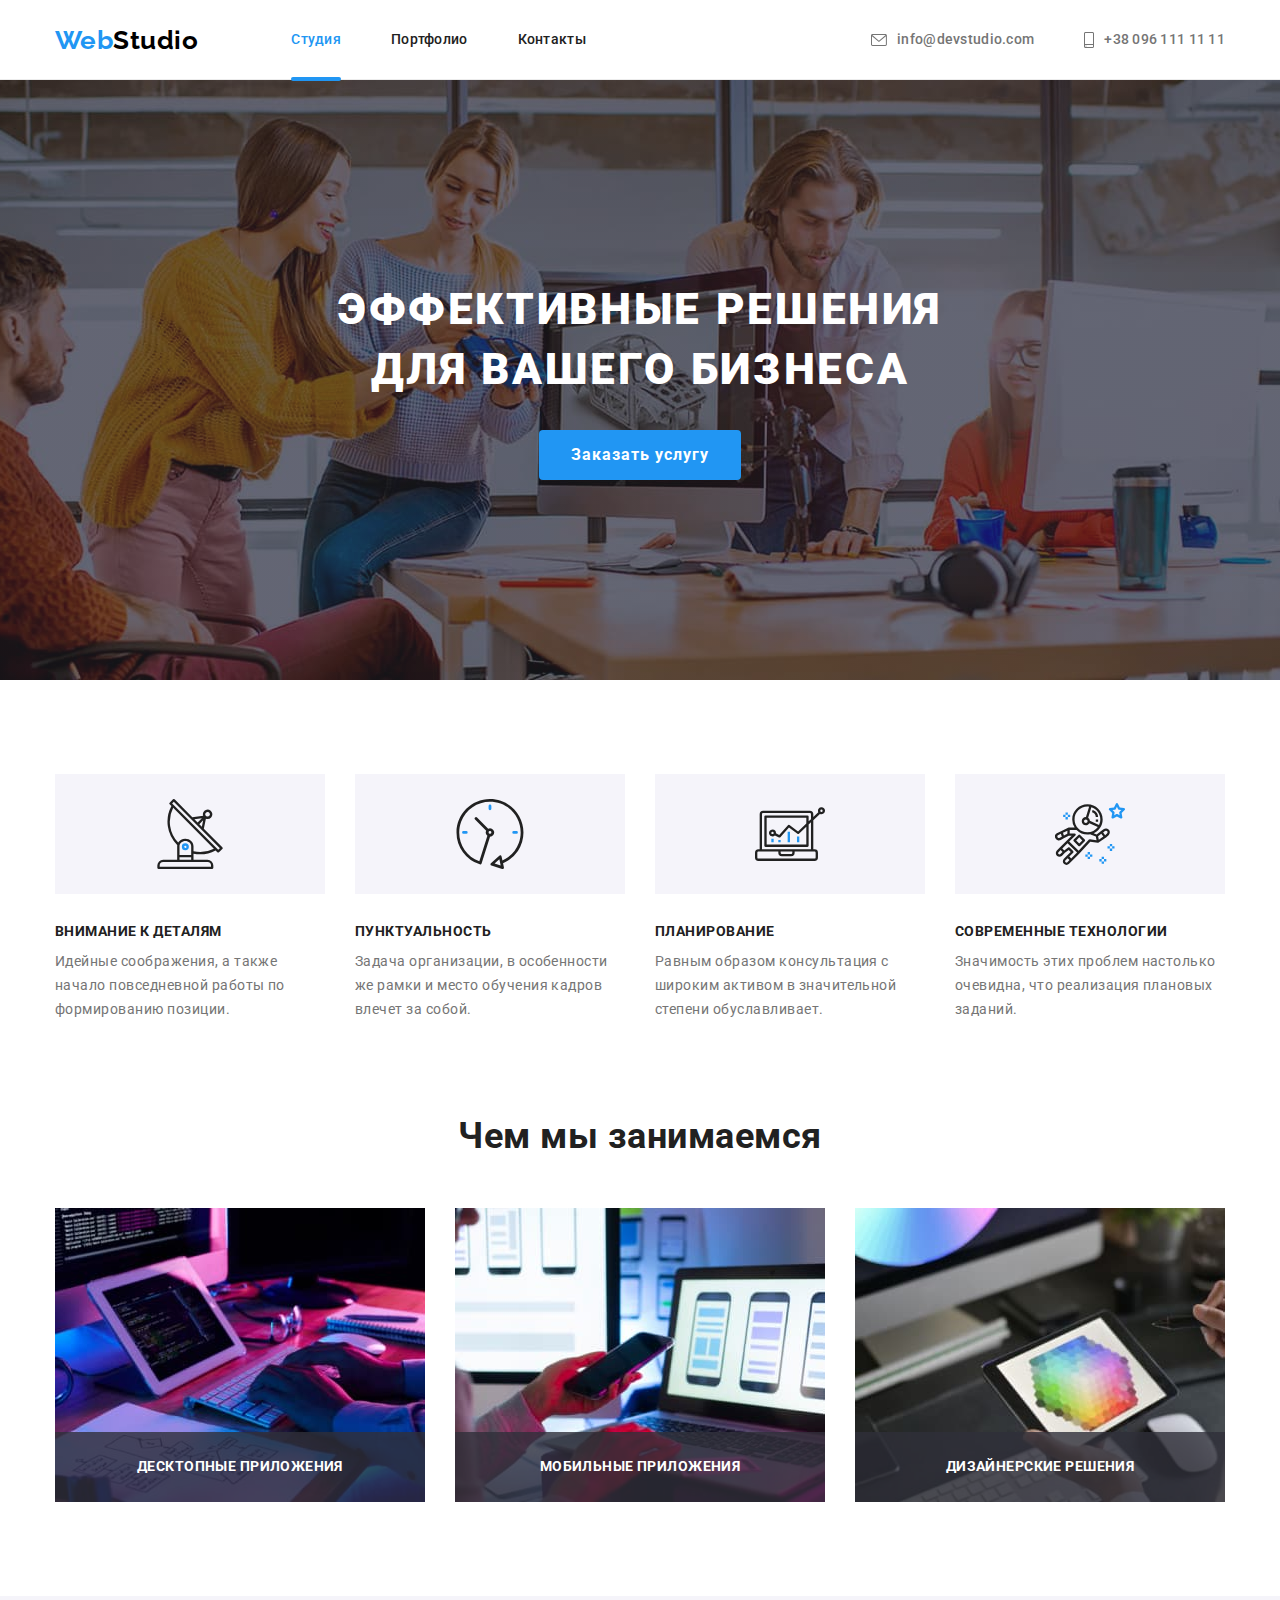
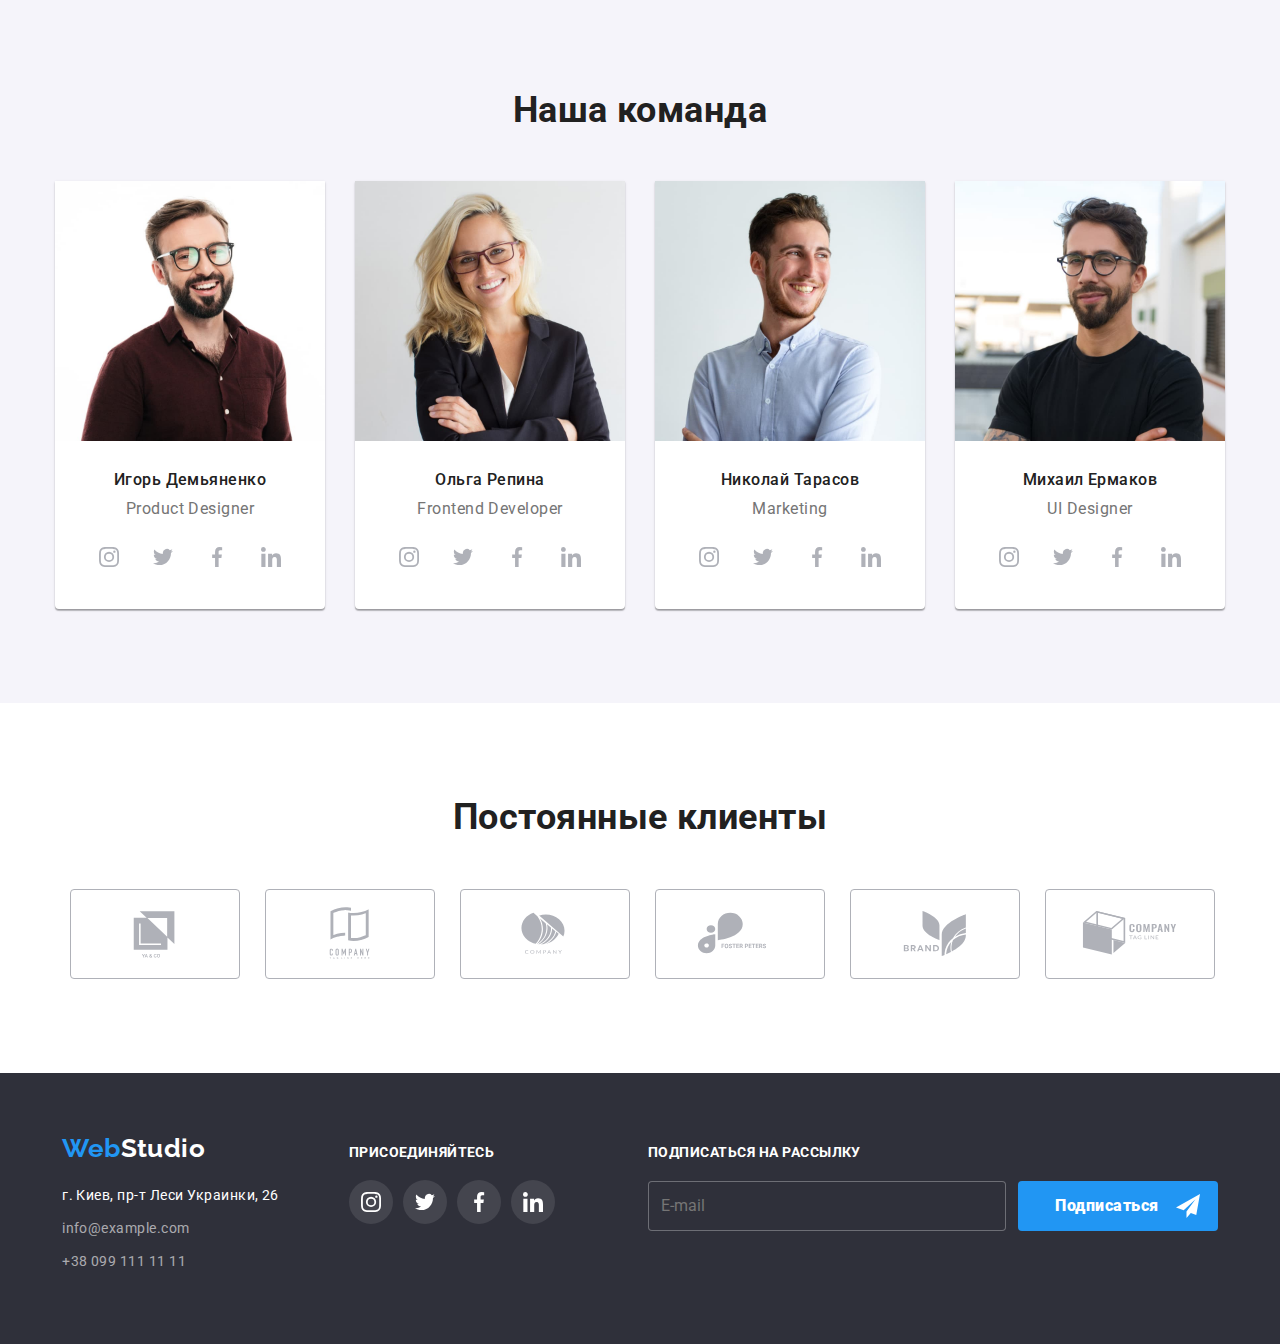
<file: index.html>
<!DOCTYPE html>
<html lang="ru">
<head>
    <meta charset="UTF-8">
    <meta http-equiv="X-UA-Compatible" content="IE=edge">
    <meta name="viewport" content="width=device-width, initial-scale=1.0">
    <title>WebStudio</title>
    <link href="https://fonts.googleapis.com/css2?family=Oleo+Script&family=Raleway:wght@700&family=Roboto:wght@400;500;700;900&display=swap" rel="stylesheet">
    <link rel="stylesheet" href="https://cdnjs.cloudflare.com/ajax/libs/modern-normalize/1.1.0/modern-normalize.min.css">
    <link rel="stylesheet" href="./css/main.min.css" />
</head>
<body>
    <header class="page-header">
        <div class="container main-nav">
            <nav class="main-nav">
                <a href="" class="main-nav__logo"><span class="main-nav__accent">Web</span>Studio</a>
                <ul class="site-nav">
                    <li class="site-nav__item"><a href="" class="site-nav__link current">Студия</a></li>
                    <li class="site-nav__item"><a href="./portfolio.html" class="site-nav__link">Портфолио</a></li>
                    <li class="site-nav__item"><a href="" class="site-nav__link">Контакты</a></li>
                </ul>
            </nav>
                <ul class="contact-nav">
                    <li class="contact-nav__item">
                        <a href="mailto:info@devstudio.com" class="contact-nav__contact">
                            <svg class="contact-nav__icon" width="16" height="12">
                                <use href="./images/sprite.svg#envelope"></use>
                            </svg>
                            info@devstudio.com
                        </a>
                    </li>

                    <li class="contact-nav__item">
                        <a href="tel:+380961111111" class="contact-nav__contact">
                            <svg class="contact-nav__icon" width="10" height="16">
                                <use href="./images/sprite.svg#smartphone"></use>
                            </svg>
                            +38 096 111 11 11
                        </a>
                    </li>
                </ul>
                
                <button type="button" class="menu_open_btn" data-menu-open>
                    <svg class="menu_open_btn-icon">
                        <use href="./images/sprite.svg#icon-menu_mob"></use>
                    </svg>
                </button>  
            </div>
         
        
        <div class="mob-menu is-hidden" data-menu> 
            <div class="container">
                <div class="mob-menu-top">
                    <button type="button" class="menu_close_btn" data-menu-close>
                        <svg class="menu_close_btn-icon" height="18" width="18">
                            <use href="images/sprite.svg#close"></use>
                        </svg>
                    </button>
                    <ul class="mob-menu_list">
                        <li class="mob-menu__item"><a href="" class="mob-menu__link current">Студия</a></li>
                        <li class="mob-menu__item"><a href="./portfolio.html" class="mob-menu__link">Портфолио</a></li>
                        <li class="mob-menu__item"><a href="" class="mob-menu__link">Контакты</a></li>
                    </ul>
                </div>
                
                <div class="mob-menu-bottom">
                    <ul class="mob-contact">
                        <li class="mob-contact__item">
                            <a href="tel:+380961111111" class="mob-contact__tel">
                                +38 096 111 11 11
                            </a>
                        </li>
                        <li class="mob-contact__item">
                            <a href="mailto:info@devstudio.com" class="mob-contact__contact">
                                info@devstudio.com
                            </a>
                        </li>
                    </ul>

                    <ul class="mob-soc__list" >
                        <li class="mob-soc__item">
                            <a class="mob-soc__link" href="https://www.instagram.com">Instagram</a>
                        </li>

                        <li class="mob-soc__item">
                            <a class="mob-soc__link" href="https://twitter.com/">Twitter</a>
                        </li>

                        <li class="mob-soc__item">
                            <a class="mob-soc__link" href="https://www.facebook.com/">Facebook</a>
                        </li>

                        <li class="mob-soc__item">
                            <a class="mob-soc__link" href="https://www.linkedin.com/">LinkedIn</a>
                        </li>
                    </ul>
                </div> 
            </div>    
        </div>
    </header>
    <main>
        <div>
            <section class="hero">
                <h1 class="hero__title">Эффективные решения <br> для вашего бизнеса</h1>
                <button class="button hero__button" type="button" data-modal-open>Заказать услугу</button>
            </section>
        </div>

        <section class="section">
            <div class="container">
                <ul class="feature-list">
                    <li class="feature-list__item">
                        <div class="feature-list__icon">
                            <svg height="70" width="70">
                                <use href="images/sprite.svg#antenna"></use>
                            </svg>
                        </div>
                        <h3 class="feature-list__title">Внимание к деталям</h3>
                        <p class="feature-list__text">Идейные соображения, а также начало повседневной работы по формированию позиции.</p>
                    </li>
                    <li class="feature-list__item">
                        <div class="feature-list__icon">
                            <svg height="70" width="70">
                                <use href="images/sprite.svg#clock"></use>
                            </svg>
                        </div>
                        <h3 class="feature-list__title">Пунктуальность</h3>
                        <p class="feature-list__text">Задача организации, в особенности же рамки и место обучения кадров влечет за собой.</p>
                    </li>
                    <li class="feature-list__item">
                        <div class="feature-list__icon">
                            <svg height="70" width="70">
                                <use href="images/sprite.svg#diagram"></use>
                            </svg>
                        </div>
                        <h3 class="feature-list__title">Планирование</h3>
                        <p class="feature-list__text">Равным образом консультация с широким активом в значительной степени обуславливает.</p>
                    </li>
                    <li class="feature-list__item">
                        <div class="feature-list__icon">
                            <svg height="70" width="70">
                                <use href="images/sprite.svg#astronaut"></use>
                            </svg>
                        </div>
                        <h3 class="feature-list__title">Современные технологии</h3>
                        <p class="feature-list__text">Значимость этих проблем настолько очевидна, что реализация плановых заданий.</p>
                    </li>
                </ul>
            </div>
        </section>
        

        <section class="section work">
            <div class="container">
                <h2 class="section-title">Чем мы занимаемся</h2>
            <ul class="work-list">
                
                <li class="work-list__item">
                    <img src="./images/photo1.jpg" alt="компьютер" width="370">
                    <div class="work-list__cont"> 
                        <p class="work-list__text">Десктопные приложения </p> 
                    </div>
                </li>
                
                <li class="work-list__item">
                    <img src="./images/photo2.jpg" alt="смартфон" width="370">
                    <div class="work-list__cont"> 
                        <p class="work-list__text">Мобильные приложения </p> 
                    </div>
                </li>
                
                <li class="work-list__item">
                    <img src="./images/photo3.jpg" alt="планшет" width="370">
                    <div class="work-list__cont"> 
                        <p class="work-list__text">Дизайнерские решения </p> 
                    </div>
                </li>
            </ul>
            </div>
            
        </section>

        <section class="section team"> 
            <div class="container">
                <h2 class="section-title">Наша команда</h2>
                <ul class="team-list">             
                    <li class="team-list__item"> 
                        <picture>
                            <source
                              srcset="
                                ./images/photo4.jpg     1x,
                                ./images/photo4-2x.jpg 2x
                              "
                              media="(min-width: 1200px)"
                            />
                            <source
                              srcset="
                                ./images/photo4-tab.jpg    1x,
                                ./images/photo4-tab-2x.jpg 2x
                              "
                              media="(min-width: 768px)"
                            />
                            <source
                              srcset="
                                ./images/photo4-mob.jpg    1x,
                                ./images/photo4-mob-2x.jpg 2x
                              "
                              media="(min-width: 320px)"
                            />
                        <img 
                        src="./images/photo4.jpg" alt="Игорь Демьяненко" width="100%"> 
                        </picture>
                        <div class="team-content">
                            <h3 class="team-list__title">Игорь Демьяненко</h3>
                            <p class="team-list__text">Product Designer</p>
                            <ul class="social social-team">
                                <li class="social-team__item">
                                    <a href="https://www.instagram.com" class="social-team__link">
                                        <svg class="social-team__icon" height="20px" width="20px">
                                            <use href="./images/sprite.svg#instagram"></use>
                                        </svg>
                                    </a>
                                </li>

                                <li class="social-team__item">
                                    <a href="https://twitter.com/" class="social-team__link">
                                        <svg class="social-team__icon" height="20px" width="20px">
                                            <use href="./images/sprite.svg#twitter"></use>
                                        </svg>
                                    </a>
                                </li>

                                <li class="social-team__item">
                                    <a href="https://www.facebook.com/" class="social-team__link">
                                        <svg class="social-team__icon" height="20px" width="20px">
                                            <use href="./images/sprite.svg#facebook"></use>
                                        </svg>
                                    </a>
                                </li>

                                <li class="social-team__item">
                                    <a href="https://www.linkedin.com/" class="social-team__link">
                                        <svg class="social-team__icon" height="20px" width="20px">
                                            <use href="./images/sprite.svg#linkedin"></use>
                                        </svg>
                                    </a>
                                </li>
                            </ul>
                        </div>
                    </li>
                    <li class="team-list__item">
                        <picture>
                            <source
                              srcset="
                                ./images/photo5.jpg     1x,
                                ./images/photo5-2x.jpg 2x
                              "
                              media="(min-width: 1200px)"
                            />
                            <source
                              srcset="
                                ./images/photo5-tab.jpg    1x,
                                ./images/photo5-tab-2x.jpg 2x
                              "
                              media="(min-width: 768px)"
                            />
                            <source
                              srcset="
                                ./images/photo5-mob.jpg    1x,
                                ./images/photo5-mob-2x.jpg 2x
                              "
                              media="(min-width: 320px)"
                            />
                        <img 
                        src="./images/photo5.jpg" alt="Ольга Репина" width="100%">
                        </picture>
                        <div class="team-content"> 
                            <h3 class="team-list__title">Ольга Репина</h3> 
                            <p class="team-list__text">Frontend Developer</p> 
                            <ul class="social social-team">
                                <li class="social-team__item">
                                    <a href="https://www.instagram.com" class="social-team__link">
                                        <svg class="social-team__icon" height="20px" width="20px">
                                            <use href="./images/sprite.svg#instagram"></use>
                                        </svg>
                                    </a>
                                </li>

                                <li class="social-team__item">
                                    <a href="https://twitter.com/" class="social-team__link">
                                        <svg class="social-team__icon" height="20px" width="20px">
                                            <use href="./images/sprite.svg#twitter"></use>
                                        </svg>
                                    </a>
                                </li>

                                <li class="social-team__item">
                                    <a href="https://www.facebook.com/" class="social-team__link">
                                        <svg class="social-team__icon" height="20px" width="20px">
                                            <use href="./images/sprite.svg#facebook"></use>
                                        </svg>
                                    </a>
                                </li>

                                <li class="social-team__item">
                                    <a href="https://www.linkedin.com/" class="social-team__link">
                                        <svg class="social-team__icon" height="20px" width="20px">
                                            <use href="./images/sprite.svg#linkedin"></use>
                                        </svg>
                                    </a>
                                </li>
                            </ul>                       
                        </div>  
                        </li>
                    <li class="team-list__item">
                        <picture>
                            <source
                              srcset="
                                ./images/photo6.jpg     1x,
                                ./images/photo6-2x.jpg 2x
                              "
                              media="(min-width: 1200px)"
                            />
                            <source
                              srcset="
                                ./images/photo6-tab.jpg    1x,
                                ./images/photo6-tab-2x.jpg 2x
                              "
                              media="(min-width: 768px)"
                            />
                            <source
                              srcset="
                                ./images/photo6-mob.jpg    1x,
                                ./images/photo6-mob-2x.jpg 2x
                              "
                              media="(min-width: 320px)"
                            />
                        <img 
                        src="./images/photo6.jpg" alt="Николай Тарасов" width="100%">
                        </picture>
                        <div class="team-content">
                            <h3 class="team-list__title">Николай Тарасов</h3> 
                            <p class="team-list__text">Marketing</p>
                            <ul class="social social-team">
                                <li class="social-team__item">
                                    <a href="https://www.instagram.com" class="social-team__link">
                                        <svg class="social-team__icon" height="20px" width="20px">
                                            <use href="./images/sprite.svg#instagram"></use>
                                        </svg>
                                    </a>
                                </li>

                                <li class="social-team__item">
                                    <a href="https://twitter.com/" class="social-team__link">
                                        <svg class="social-team__icon" height="20px" width="20px">
                                            <use href="./images/sprite.svg#twitter"></use>
                                        </svg>
                                    </a>
                                </li>

                                <li class="social-team__item">
                                    <a href="https://www.facebook.com/" class="social-team__link">
                                        <svg class="social-team__icon" height="20px" width="20px">
                                            <use href="./images/sprite.svg#facebook"></use>
                                        </svg>
                                    </a>
                                </li>

                                <li class="social-team__item">
                                    <a href="https://www.linkedin.com/" class="social-team__link">
                                        <svg class="social-team__icon" height="20px" width="20px">
                                            <use href="./images/sprite.svg#linkedin"></use>
                                        </svg>
                                    </a>
                                </li>
                            </ul>
                        </div>  
                    </li>
                    <li class="team-list__item">
                        <picture>
                            <source
                              srcset="
                                ./images/photo7.jpg     1x,
                                ./images/photo7-2x.jpg 2x
                              "
                              media="(min-width: 1200px)"
                            />
                            <source
                              srcset="
                                ./images/photo7-tab.jpg    1x,
                                ./images/photo7-tab-2x.jpg 2x
                              "
                              media="(min-width: 768px)"
                            />
                            <source
                              srcset="
                                ./images/photo7-mob.jpg    1x,
                                ./images/photo7-mob-2x.jpg 2x
                              "
                              media="(min-width: 320px)"
                            />
                        <img 
                        src="./images/photo7.jpg" alt="Михаил Ермаков" width="100%">
                        </picture>
                        <div class="team-content">
                            <h3 class="team-list__title">Михаил Ермаков</h3> 
                            <p class="team-list__text">UI Designer</p>
                            <ul class="social social-team">
                                <li class="social-team__item">
                                    <a href="https://www.instagram.com" class="social-team__link">
                                        <svg class="social-team__icon" height="20px" width="20px">
                                            <use href="./images/sprite.svg#instagram"></use>
                                        </svg>
                                    </a>
                                </li>

                                <li class="social-team__item">
                                    <a href="https://twitter.com/" class="social-team__link">
                                        <svg class="social-team__icon" height="20px" width="20px">
                                            <use href="./images/sprite.svg#twitter"></use>
                                        </svg>
                                    </a>
                                </li>

                                <li class="social-team__item">
                                    <a href="https://www.facebook.com/" class="social-team__link">
                                        <svg class="social-team__icon" height="20px" width="20px">
                                            <use href="./images/sprite.svg#facebook"></use>
                                        </svg>
                                    </a>
                                </li>

                                <li class="social-team__item">
                                    <a href="https://www.linkedin.com/" class="social-team__link">
                                        <svg class="social-team__icon" height="20px" width="20px">
                                            <use href="./images/sprite.svg#linkedin"></use>
                                        </svg>
                                    </a>
                                </li>
                            </ul>
                        </div>
                    </li>
                </ul> 
            </div>
        </section>

        <section class="section client">
            <div class="container">
                <h2 class="section-title">Постоянные клиенты</h2>
                <ul class="client-list">
                    <li class="client-list__item">
                        <a href="" class="client-list__link">
                            <svg class="client-list__icon" height="60px" width="106px">
                                <use href="images/sprite.svg#Logo1"></use>
                            </svg>
                        </a>
                    </li>
                    <li class="client-list__item">
                        <a href="" class="client-list__link">
                            <svg class="client-list__icon" height="60px" width="106px">
                                <use href="images/sprite.svg#Logo2"></use>
                            </svg>
                        </a>
                    </li>
                    <li class="client-list__item">
                        <a href="" class="client-list__link">
                            <svg class="client-list__icon" height="60px" width="106px">
                                <use href="images/sprite.svg#Logo3"></use>
                            </svg>
                        </a>
                    </li>
                    <li class="client-list__item">
                        <a href="" class="client-list__link">
                            <svg class="client-list__icon" height="60px" width="106px">
                                <use href="images/sprite.svg#Logo4"></use>
                            </svg>
                        </a>
                    </li>
                    <li class="client-list__item">
                        <a href="" class="client-list__link">
                            <svg class="client-list__icon" height="60px" width="106px">
                                <use href="images/sprite.svg#Logo5"></use>
                            </svg>
                        </a>
                    </li>
                    <li class="client-list__item">
                        <a href="" class="client-list__link">
                            <svg class="client-list__icon" height="60px" width="106px">
                                <use href="images/sprite.svg#Logo6"></use>
                            </svg>
                        </a>
                    </li>
                </ul>
            </div>
        </section>
    </main>
    <footer class="footer">
        <div class="container footer-container">
                <div>
                    <a class="footer__logo" href=""><span class="footer__accent">Web</span>Studio</a>
                    <address>
                        <ul class="footer__contact-list">
                            <li class="footer__item"><a href="https://goo.gl/maps/sERGqYDvzHYtQd6Q8" target="_blank" class="footer__actual-address">г. Киев, пр-т Леси Украинки, 26</a></li>
                            <li class="footer__item"><a href="mailto:info@example.com" class="footer__contact">info@example.com</a></li>
                            <li class="footer__item"><a href="tel:+380991111111" class="footer__contact">+38 099 111 11 11</a></li>
                        </ul>
                    </address>
                </div>
                
                <div class="join">
                    <p class="join__text">присоединяйтесь</p>
                    <ul class="social">
                        <li class="join__item">
                            <a href="https://www.instagram.com" class="join__link">
                                <svg class="join__icon" height="20px" width="20px">
                                    <use href="./images/sprite.svg#instagram"></use>
                                </svg>
                            </a>
                        </li>

                        <li class="join__item">
                            <a href="https://twitter.com/" class="join__link">
                                <svg class="join__icon" height="20px" width="20px">
                                    <use href="./images/sprite.svg#twitter"></use>
                                </svg>
                            </a>
                        </li>

                        <li class="join__item">
                            <a href="https://www.facebook.com/" class="join__link">
                                <svg class="join__icon" height="20px" width="20px">
                                    <use href="./images/sprite.svg#facebook"></use>
                                </svg>
                            </a>
                        </li>

                        <li class="join__item">
                            <a href="https://www.linkedin.com/" class="join__link">
                                <svg class="join__icon" height="20px" width="20px">
                                    <use href="./images/sprite.svg#linkedin"></use>
                                </svg>
                            </a>
                        </li>
                    </ul>
                </div>

                <div class="subscription">
                    <p class="subscription__join-in">подписаться на рассылку</p>
                    <form class="subscription__form js-speaker-form">
                    <input class="subscription__mail" type="email" name="mail" id="mail" placeholder="E-mail" />
                    <button type="submit" class="subscription__button button">Подписаться
                        <svg class="subscription__icon" width="24" height="24">
                        <use href="./images/sprite.svg#icon-send"></use>
                        </svg>
                    </button>
                    </form>
                </div>
            </div>
        </div>
    </footer>

<!-- Modal -->

<div class="backdrop is-hidden" data-modal>
    <div class="modal">
        <button class="modal__close-button" data-modal-close>
            <svg class="modal__close-icon" height="18" width="18">
                <use href="images/sprite.svg#close"></use>
            </svg>
        </button>
        <form class="form js-speaker-form">
            <p class="modal__description">Оставьте свои данные, мы Вам перезвоним</p>
    
            <label class="modal__form-field">
                <span class="modal__form-label">Имя</span>
                <input type="name" class="modal__form-input" name="name" placeholder=" " />
                <svg class="modal__form-icon" width="18" height="18">
                <use href="./images/icons.svg#name"></use>
              </svg>
            </label>
    
            <label class="modal__form-field">
                <span class="modal__form-label">Телефон</span>
                <input type="tel" class="modal__form-input" name="tel" placeholder=" " />
                <svg class="modal__form-icon" width="18" height="18">
                <use href="./images/icons.svg#phone-form"></use>
              </svg>
            </label>
    
            <label class="modal__form-field">
                <span class="modal__form-label">Почта</span>
                <input type="email" class="modal__form-input" name="mail" id="mail" placeholder=" "/>
                <svg class="modal__form-icon" width="18" height="18">
                <use href="./images/icons.svg#mail-form"></use>
              </svg>
            </label>
    
            <label class="modal__form-field comment">
                <span class="modal__form-label">Комментарий</span>
                <textarea class="modal__form-comment" name="comment" rows="8" placeholder=" Введите текст "
              ></textarea>
              
            </label>
    
            <label class="modal__field-polisy check">
              <input
                class="modal__checkbox"
                type="checkbox"
                name="policy"
                value="accept policy"
              />
              <span class="modal__icon-checkbox"></span>
              <span class="modal__checkbox-policy"
                >Соглашаюсь с рассылкой и принимаю
                <a class="modal__checkbox-link" href="./index.html"
                  >Условия договора</a
                ></span>
            </label>
    
            <div class="modal__button-submit">
              <button type="submit" class="button">Отправить</button>
            </div>

    </div>
</div>


    <script src="./js/modal.js"></script>
    <script src="./js/menu.js"></script>
</body>
</html>
</file>
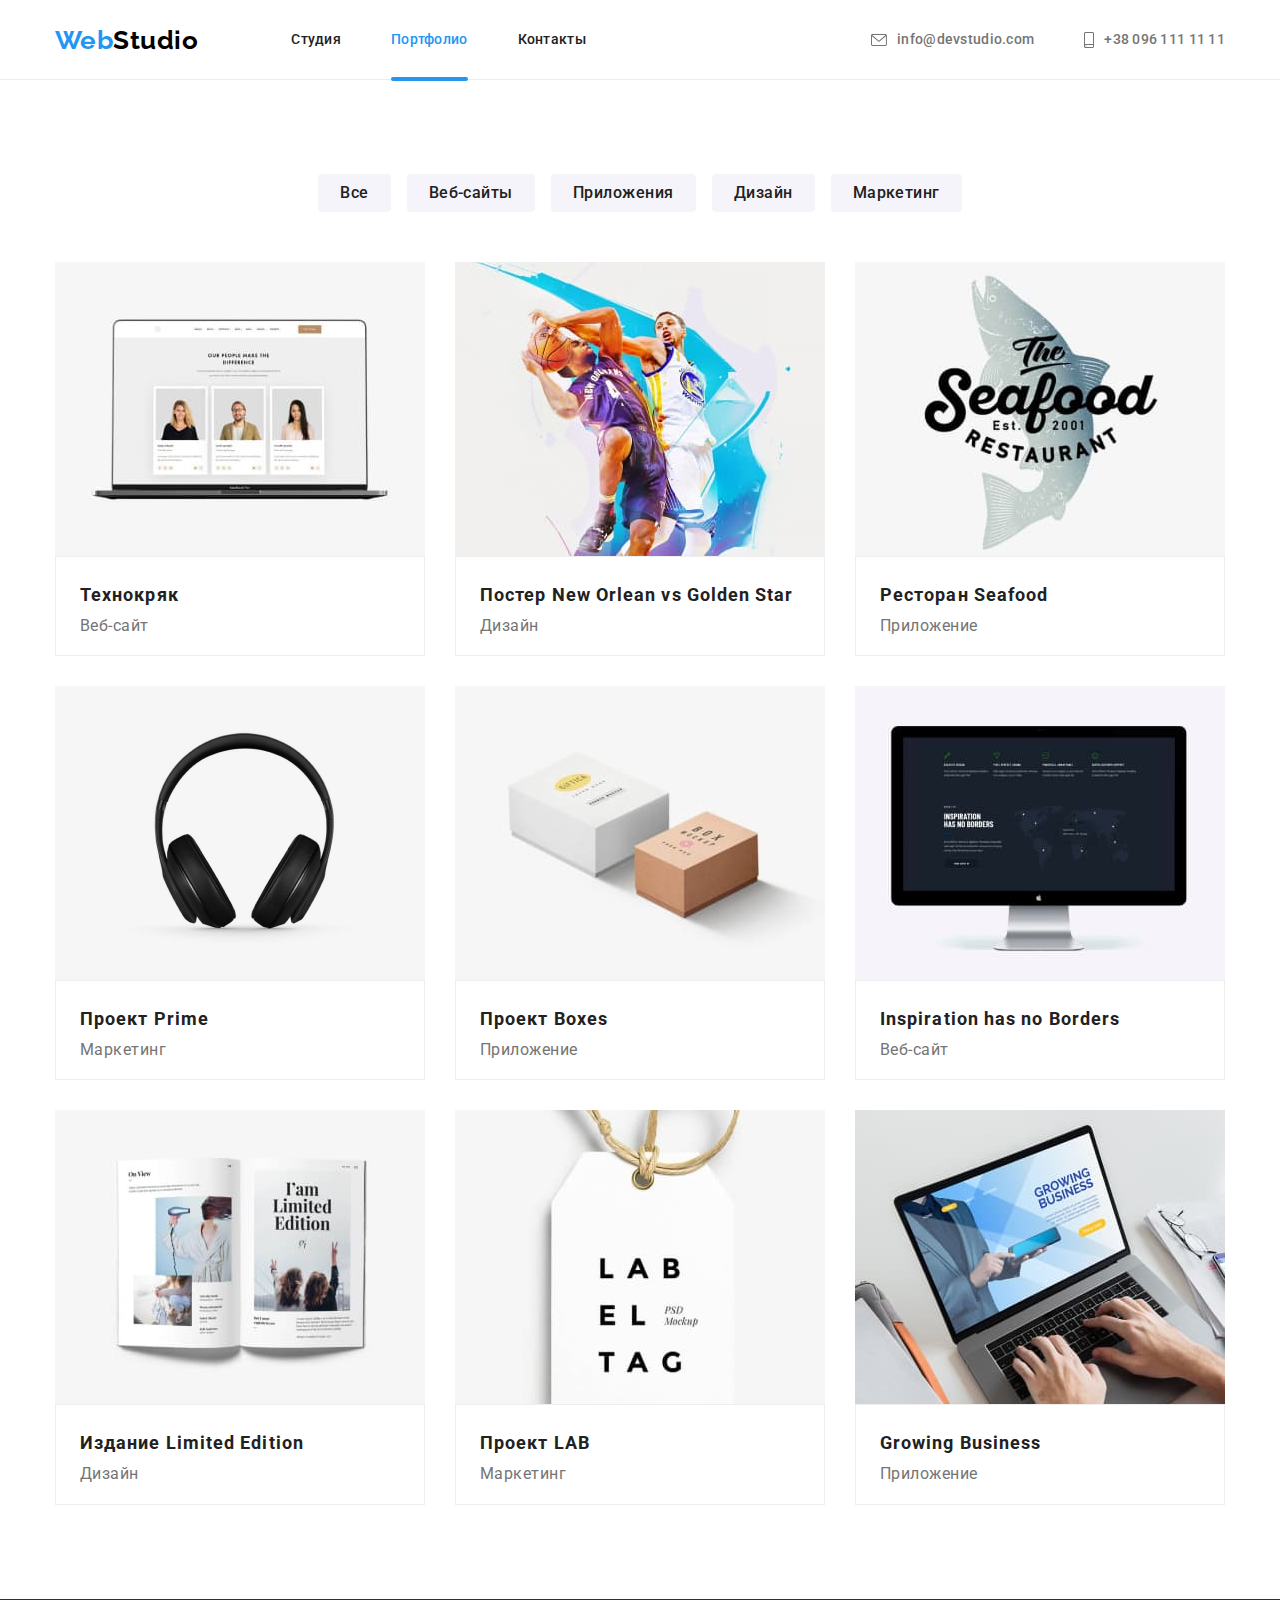
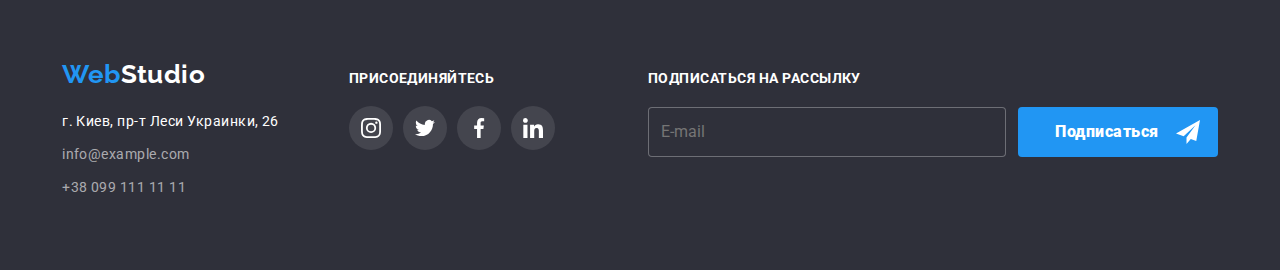
<file: portfolio.html>
<!DOCTYPE html>
<html lang="ru">
<head>
    <meta charset="UTF-8">
    <meta http-equiv="X-UA-Compatible" content="IE=edge">
    <meta name="viewport" content="width=device-width, initial-scale=1.0">
    <title>Portfolio</title>
    <link href="https://fonts.googleapis.com/css2?family=Oleo+Script&family=Raleway:wght@700&family=Roboto:wght@400;500;700;900&display=swap" rel="stylesheet">
    <link rel="stylesheet" href="https://cdnjs.cloudflare.com/ajax/libs/modern-normalize/1.1.0/modern-normalize.min.css">
    <link rel="stylesheet" href="./css/main.min.css" />
</head>
<body>
    <header class="page-header">
        <div class="container main-nav">
            <nav class="main-nav">
                <a href="" class="main-nav__logo"><span class="main-nav__accent">Web</span>Studio</a>
                <ul class="site-nav">
                    <li class="site-nav__item"><a href="./index.html" class="site-nav__link">Студия</a></li>
                    <li class="site-nav__item"><a href="./portfolio.html" class="site-nav__link current">Портфолио</a></li>
                    <li class="site-nav__item"><a href="" class="site-nav__link">Контакты</a></li>
                </ul>
            </nav>
            <ul class="contact-nav">
                <li class="contact-nav__item">
                    <a href="mailto:info@devstudio.com" class="contact-nav__contact">
                        <svg class="contact-nav__icon" width="16" height="12">
                            <use href="./images/sprite.svg#envelope"></use>
                        </svg>
                        info@devstudio.com
                    </a>
                </li>

                <li class="contact-nav__item">
                    <a href="tel:+380961111111" class="contact-nav__contact">
                        <svg class="contact-nav__icon" width="10" height="16">
                            <use href="./images/sprite.svg#smartphone"></use>
                        </svg>
                        +38 096 111 11 11
                    </a>
                </li>
            </ul>
            <button type="button" class="menu_open_btn" data-menu-open>
                <svg class="menu_open_btn-icon">
                    <use href="./images/sprite.svg#icon-menu_mob"></use>
                </svg>
            </button>  
        </div>
        </div>

        <div class="mob-menu is-hidden" data-menu> 
            <div class="container">
                <div class="mob-menu-top">
                    <button type="button" class="menu_close_btn" data-menu-close>
                        <svg class="menu_close_btn-icon" height="18" width="18">
                            <use href="images/sprite.svg#close"></use>
                        </svg>
                    </button>
                    <ul class="mob-menu_list">
                        <li class="mob-menu__item"><a href="./index.html" class="mob-menu__link">Студия</a></li>
                        <li class="mob-menu__item"><a href="./portfolio.html" class="mob-menu__link current">Портфолио</a></li>
                        <li class="mob-menu__item"><a href="" class="mob-menu__link">Контакты</a></li>
                    </ul>
                </div>
                
                <div class="mob-menu-bottom">
                    <ul class="mob-contact">
                        <li class="mob-contact__item">
                            <a href="tel:+380961111111" class="mob-contact__tel">
                                +38 096 111 11 11
                            </a>
                        </li>
                        <li class="mob-contact__item">
                            <a href="mailto:info@devstudio.com" class="mob-contact__contact">
                                info@devstudio.com
                            </a>
                        </li>
                    </ul>

                    <ul class="mob-soc__list" >
                        <li class="mob-soc__item">
                            <a class="mob-soc__link" href="https://www.instagram.com">Instagram</a>
                        </li>

                        <li class="mob-soc__item">
                            <a class="mob-soc__link" href="https://twitter.com/">Twitter</a>
                        </li>

                        <li class="mob-soc__item">
                            <a class="mob-soc__link" href="https://www.facebook.com/">Facebook</a>
                        </li>

                        <li class="mob-soc__item">
                            <a class="mob-soc__link" href="https://www.linkedin.com/">LinkedIn</a>
                        </li>
                    </ul>
                </div>
            </div>    
        </div>            
    </header>
  
    <main>
        <section>
            <div  class="container portfolio">
                <ul class="filter-section">
                    <li class="filter-section__item"> <button type="button" class="button secondary">Все</button></li>
                    <li class="filter-section__item"> <button type="button" class="button secondary">Веб-сайты</button></li>
                    <li class="filter-section__item"> <button type="button" class="button secondary">Приложения</button></li>
                    <li class="filter-section__item"> <button type="button" class="button secondary">Дизайн</button></li>
                    <li class="filter-section__item"> <button type="button" class="button secondary">Маркетинг</button></li>
                </ul>
                <ul class="portfolio-list">
                    <li class="portfolio-list__grid">
                        <a href="" class="portfolio-list__grid-link">
                            <div class="portfolio-list__card-icon">
                                <picture>
                                    <source
                                      srcset="
                                        ./images/photo-portf1.jpg     1x,
                                        ./images/photo-portf1-2x.jpg 2x
                                      "
                                      media="(min-width: 1200px)"
                                    />
                                    <source
                                      srcset="
                                        ./images/photo-portf1-tab.jpg    1x,
                                        ./images/photo-portf1-tab-2x.jpg 2x
                                      "
                                      media="(min-width: 768px)"
                                    />
                                    <source
                                      srcset="
                                        ./images/photo-portf1-mob.jpg    1x,
                                        ./images/photo-portf1-mob-2x.jpg 2x
                                      "
                                      media="(min-width: 320px)"
                                    />
                                <img 
                                 src="./images/photo-portf1.jpg" alt="ноутбук" width="100%">
                                </picture>
                                <p class="portfolio-list__card-desc">Технокряк это современная площадка распространения коронавируса. Компании используют эту платформу для цифрового шпионажа и атак на защищённые сервера конкурентов.</p>
                            </div>
                            <div class="portfolio-list__card-content"> 
                                <h3 class="portfolio-list__title">Технокряк</h3>
                                <p class="portfolio-list__text">Веб-сайт</p>
                            </div>  
                        </a>                     
                    </li>

                    <li class="portfolio-list__grid">
                        <a href="" class="portfolio-list__grid-link">
                           <div class="portfolio-list__card-icon">
                            
                            <picture>
                                <source
                                  srcset="
                                    ./images/photo-portf2.jpg     1x,
                                    ./images/photo-portf2-2x.jpg 2x
                                  "
                                  media="(min-width: 1200px)"
                                />
                                <source
                                  srcset="
                                    ./images/photo-portf2-tab.jpg    1x,
                                    ./images/photo-portf2-tab-2x.jpg 2x
                                  "
                                  media="(min-width: 768px)"
                                />
                                <source
                                  srcset="
                                    ./images/photo-portf2-mob.jpg    1x,
                                    ./images/photo-portf2-mob-2x.jpg 2x
                                  "
                                  media="(min-width: 320px)"
                                />
                                <img 
                            src="./images/photo-portf2.jpg" alt="Постер баскетболистов" width="100%">
                            </picture>
                            <p class="portfolio-list__card-desc">Технокряк это современная площадка распространения коронавируса. Компании используют эту платформу для цифрового шпионажа и атак на защищённые сервера конкурентов.</p>
                            </div>
                            <div class="portfolio-list__card-content">
                                <h3 class="portfolio-list__title">Постер New Orlean vs Golden Star</h3>
                                <p class="portfolio-list__text">Дизайн</p>
                            </div>
                        </a>
                    </li>
                    
                    <li class="portfolio-list__grid">
                        <a href="" class="portfolio-list__grid-link">
                           <div class="portfolio-list__card-icon">
                            <picture>
                                <source
                                  srcset="
                                    ./images/photo-portf3.jpg     1x,
                                    ./images/photo-portf3-2x.jpg 2x
                                  "
                                  media="(min-width: 1200px)"
                                />
                                <source
                                  srcset="
                                    ./images/photo-portf3-tab.jpg    1x,
                                    ./images/photo-portf3-tab-2x.jpg 2x
                                  "
                                  media="(min-width: 768px)"
                                />
                                <source
                                  srcset="
                                    ./images/photo-portf3-mob.jpg    1x,
                                    ./images/photo-portf3-mob-2x.jpg 2x
                                  "
                                  media="(min-width: 320px)"
                                />
                            <img 
                            src="./images/photo-portf3.jpg" alt="ресторан Seafood" width="100%">
                            </picture>
                            <p class="portfolio-list__card-desc">Технокряк это современная площадка распространения коронавируса. Компании используют эту платформу для цифрового шпионажа и атак на защищённые сервера конкурентов.</p>
                            </div>
                            <div class="portfolio-list__card-content">
                                <h3 class="portfolio-list__title">Ресторан Seafood</h3>
                                <p class="portfolio-list__text">Приложение</p>
                            </div>
                        </a>
                    </li>

                    <li class="portfolio-list__grid">
                        <a href="" class="portfolio-list__grid-link">
                           <div class="portfolio-list__card-icon">
                            
                            <picture>
                                <source
                                  srcset="
                                    ./images/photo-portf4.jpg     1x,
                                    ./images/photo-portf4-2x.jpg 2x
                                  "
                                  media="(min-width: 1200px)"
                                />
                                <source
                                  srcset="
                                    ./images/photo-portf4-tab.jpg    1x,
                                    ./images/photo-portf4-tab-2x.jpg 2x
                                  "
                                  media="(min-width: 768px)"
                                />
                                <source
                                  srcset="
                                    ./images/photo-portf4-mob.jpg    1x,
                                    ./images/photo-portf4-mob-2x.jpg 2x
                                  "
                                  media="(min-width: 320px)"
                                />
                                <img 
                            src="./images/photo-portf4.jpg" alt="наушники" width="100%">
                            </picture>
                            <p class="portfolio-list__card-desc">Технокряк это современная площадка распространения коронавируса. Компании используют эту платформу для цифрового шпионажа и атак на защищённые сервера конкурентов.</p>
                            </div>
                            <div class="portfolio-list__card-content">
                                <h3 class="portfolio-list__title">Проект Prime</h3>
                                <p class="portfolio-list__text">Маркетинг</p>
                            </div>
                        </a>
                    </li>

                    <li class="portfolio-list__grid">
                        <a href="" class="portfolio-list__grid-link">
                           <div class="portfolio-list__card-icon">
                            <picture>
                                <source
                                  srcset="
                                    ./images/photo-portf5.jpg     1x,
                                    ./images/photo-portf5-2x.jpg 2x
                                  "
                                  media="(min-width: 1200px)"
                                />
                                <source
                                  srcset="
                                    ./images/photo-portf5-tab.jpg    1x,
                                    ./images/photo-portf5-tab-2x.jpg 2x
                                  "
                                  media="(min-width: 768px)"
                                />
                                <source
                                  srcset="
                                    ./images/photo-portf5-mob.jpg    1x,
                                    ./images/photo-portf5-mob-2x.jpg 2x
                                  "
                                  media="(min-width: 320px)"
                                />
                            <img 
                            src="./images/photo-portf5.jpg" alt="коробки" width="100%">
                            </picture>
                            <p class="portfolio-list__card-desc">Технокряк это современная площадка распространения коронавируса. Компании используют эту платформу для цифрового шпионажа и атак на защищённые сервера конкурентов.</p>
                            </div>
                            <div class="portfolio-list__card-content">
                                <h3 class="portfolio-list__title">Проект Boxes</h3>
                                <p class="portfolio-list__text">Приложение</p>
                            </div>
                        </a>
                    </li>

                    <li class="portfolio-list__grid">
                        <a href="" class="portfolio-list__grid-link">
                           <div class="portfolio-list__card-icon">
                            <picture>
                                <source
                                  srcset="
                                    ./images/photo-portf6.jpg     1x,
                                    ./images/photo-portf6-2x.jpg 2x
                                  "
                                  media="(min-width: 1200px)"
                                />
                                <source
                                  srcset="
                                    ./images/photo-portf6-tab.jpg    1x,
                                    ./images/photo-portf6-tab-2x.jpg 2x
                                  "
                                  media="(min-width: 768px)"
                                />
                                <source
                                  srcset="
                                    ./images/photo-portf6-mob.jpg    1x,
                                    ./images/photo-portf6-mob-2x.jpg 2x
                                  "
                                  media="(min-width: 320px)"
                                />
                            <img 
                            src="./images/photo-portf6.jpg" alt="монитор" width="100%">
                            </picture>
                            <p class="portfolio-list__card-desc">Технокряк это современная площадка распространения коронавируса. Компании используют эту платформу для цифрового шпионажа и атак на защищённые сервера конкурентов.</p>
                            </div>
                            <div class="portfolio-list__card-content">
                                <h3 class="portfolio-list__title">Inspiration has no Borders</h3>
                                <p class="portfolio-list__text">Веб-сайт</p>
                            </div>
                        </a>
                    </li>

                    <li class="portfolio-list__grid">
                        <a href="" class="portfolio-list__grid-link">
                           <div class="portfolio-list__card-icon">
                            <picture>
                                <source
                                  srcset="
                                    ./images/photo-portf7.jpg     1x,
                                    ./images/photo-portf7-2x.jpg 2x
                                  "
                                  media="(min-width: 1200px)"
                                />
                                <source
                                  srcset="
                                    ./images/photo-portf7-tab.jpg    1x,
                                    ./images/photo-portf7-tab-2x.jpg 2x
                                  "
                                  media="(min-width: 768px)"
                                />
                                <source
                                  srcset="
                                    ./images/photo-portf7-mob.jpg    1x,
                                    ./images/photo-portf7-mob-2x.jpg 2x
                                  "
                                  media="(min-width: 320px)"
                                />
                            <img 
                            src="./images/photo-portf7.jpg" alt="журнал" width="100%">
                            </picture>
                            <p class="portfolio-list__card-desc">Технокряк это современная площадка распространения коронавируса. Компании используют эту платформу для цифрового шпионажа и атак на защищённые сервера конкурентов.</p>
                            </div>
                            <div class="portfolio-list__card-content">
                                <h3 class="portfolio-list__title">Издание Limited Edition</h3>
                                <p class="portfolio-list__text">Дизайн</p>
                            </div>
                        </a>
                    </li>

                    <li class="portfolio-list__grid">
                        <a href="" class="portfolio-list__grid-link">
                           <div class="portfolio-list__card-icon">
                            <picture>
                                <source
                                  srcset="
                                    ./images/photo-portf8.jpg     1x,
                                    ./images/photo-portf8-2x.jpg 2x
                                  "
                                  media="(min-width: 1200px)"
                                />
                                <source
                                  srcset="
                                    ./images/photo-portf8-tab.jpg    1x,
                                    ./images/photo-portf8-tab-2x.jpg 2x
                                  "
                                  media="(min-width: 768px)"
                                />
                                <source
                                  srcset="
                                    ./images/photo-portf8-mob.jpg    1x,
                                    ./images/photo-portf8-mob-2x.jpg 2x
                                  "
                                  media="(min-width: 320px)"
                                />
                            <img 
                            src="./images/photo-portf8.jpg" alt="Проект LAB" width="100%">
                            </picture>
                            <p class="portfolio-list__card-desc">Технокряк это современная площадка распространения коронавируса. Компании используют эту платформу для цифрового шпионажа и атак на защищённые сервера конкурентов.</p>
                            </div>
                            <div class="portfolio-list__card-content">
                                <h3 class="portfolio-list__title">Проект LAB</h3>
                                <p class="portfolio-list__text">Маркетинг</p>
                            </div>
                        </a>
                    </li>

                    <li class="portfolio-list__grid">
                        <a href="" class="portfolio-list__grid-link">
                           <div class="portfolio-list__card-icon">
                            <picture>
                                <source
                                  srcset="
                                    ./images/photo-portf9.jpg     1x,
                                    ./images/photo-portf9-2x.jpg 2x
                                  "
                                  media="(min-width: 1200px)"
                                />
                                <source
                                  srcset="
                                    ./images/photo-portf9-tab.jpg    1x,
                                    ./images/photo-portf9-tab-2x.jpg 2x
                                  "
                                  media="(min-width: 768px)"
                                />
                                <source
                                  srcset="
                                    ./images/photo-portf9-mob.jpg    1x,
                                    ./images/photo-portf9-mob-2x.jpg 2x
                                  "
                                  media="(min-width: 320px)"
                                />
                            <img 
                            src="./images/photo-portf9.jpg" alt="ноутбук" width="100%">
                            </picture>
                            <p class="portfolio-list__card-desc">Технокряк это современная площадка распространения коронавируса. Компании используют эту платформу для цифрового шпионажа и атак на защищённые сервера конкурентов.</p>
                            </div>
                            <div class="portfolio-list__card-content">
                                <h3 class="portfolio-list__title">Growing Business</h3>
                                <p class="portfolio-list__text">Приложение</p>
                            </div>
                        </a>
                    </li>
                </ul>
            </div>
    </main>

    <footer class="footer">
        <div class="container footer-container">
            
                <div>
                    <a class="footer__logo" href=""><span class="footer__accent">Web</span>Studio</a>
                    <address>
                        <ul class="footer__contact-list">
                            <li class="footer__item"><a href="https://goo.gl/maps/sERGqYDvzHYtQd6Q8" target="_blank" class="footer__actual-address">г. Киев, пр-т Леси Украинки, 26</a></li>
                            <li class="footer__item"><a href="mailto:info@example.com" class="footer__contact">info@example.com</a></li>
                            <li class="footer__item"><a href="tel:+380991111111" class="footer__contact">+38 099 111 11 11</a></li>
                        </ul>
                    </address>
                </div>
                
                <div class="join">
                    <p class="join__text">присоединяйтесь</p>
                    <ul class="social">
                        <li class="join__item">
                            <a href="https://www.instagram.com" class="join__link">
                                <svg class="join__icon" height="20px" width="20px">
                                    <use href="./images/sprite.svg#instagram"></use>
                                </svg>
                            </a>
                        </li>

                        <li class="join__item">
                            <a href="https://twitter.com/" class="join__link">
                                <svg class="join__icon" height="20px" width="20px">
                                    <use href="./images/sprite.svg#twitter"></use>
                                </svg>
                            </a>
                        </li>

                        <li class="join__item">
                            <a href="https://www.facebook.com/" class="join__link">
                                <svg class="join__icon" height="20px" width="20px">
                                    <use href="./images/sprite.svg#facebook"></use>
                                </svg>
                            </a>
                        </li>

                        <li class="join__item">
                            <a href="https://www.linkedin.com/" class="join__link">
                                <svg class="join__icon" height="20px" width="20px">
                                    <use href="./images/sprite.svg#linkedin"></use>
                                </svg>
                            </a>
                        </li>
                    </ul>
                </div>

                <div class="subscription">
                    <p class="subscription__join-in">подписаться на рассылку</p>
                    <form class="subscription__form js-speaker-form">
                    <input class="subscription__mail" type="email" name="mail" id="mail" placeholder="E-mail" />
                    <button type="submit" class="subscription__button button">Подписаться
                        <svg class="subscription__icon" width="24" height="24">
                        <use href="./images/sprite.svg#icon-send"></use>
                        </svg>
                    </button>
                    </form>
                </div>
            
        </div>
    </footer>

    <script src="./js/menu.js"></script>
</body>
</html>
</file>
<file: css/main.min.css>
:root{--primary-text-color: #757575;--title-text-color: #212121;--accent-color: #2196F3;--secondary-light-color: #F5F4FA}*{box-sizing:border-box}h1,h2,h3,h4,h5,h6,p{margin:0}ul{padding:0;margin:0;list-style:none}body{background-color:#fff;color:var(--primary-text-color);font-family:Roboto,sans-serif;letter-spacing:.03em}.section{padding-top:60px}@media screen and (min-width: 1200px){.section{padding-top:94px}}.section-title{margin-top:0;margin-bottom:50px;color:var(--title-text-color);font-family:Roboto,sans-serif;font-weight:700;font-size:28px;line-height:1.14;text-align:center}@media screen and (min-width: 1200px){.section-title{font-size:36px;line-height:1.16}}button{cursor:pointer}a{text-decoration:none}img{display:block;max-width:100%;height:auto}.container{margin-left:auto;margin-right:auto;width:100%;padding-left:15px;padding-right:15px}@media screen and (min-width: 480px){.container{width:480px}}@media screen and (min-width: 768px){.container{width:768px}}@media screen and (min-width: 1200px){.container{width:1200px}}.menu_open_btn-icon,.subscription__button,.join__link,.modal__field-polisy,.modal__close-icon,.modal__close-button,.client-list__link,.social-team__link,.work-list__cont,.feature-list__icon,.contact-nav__contact,.main-nav{display:flex;align-items:center}header{width:100%;height:60px;border-bottom:1px solid #ececec}@media screen and (min-width: 768px){header{height:80px}}nav{display:flex}.main-nav{margin-top:10px}@media screen and (min-width: 768px){.main-nav{margin-top:0}}.site-nav{display:none}@media screen and (min-width: 768px){.site-nav{display:flex}}.site-nav__item+.site-nav__item{margin-left:50px}.site-nav__link{display:block;padding-top:32px;padding-bottom:32px;font-weight:500;font-size:14px;line-height:1.14;letter-spacing:.02em;text-decoration:none;position:relative}.site-nav__link.current,.mob-menu__link.current{color:var(--accent-color)}.site-nav__link.current::after{content:"";position:absolute;bottom:-1px;display:block;width:100%;height:4px;background-color:var(--accent-color);border-radius:2px}.site-nav__link,.mob-menu__link{color:var(--title-text-color);transition:250ms cubic-bezier(0.4, 0, 0.2, 1)}.site-nav__link:hover,.site-nav__link:focus,.mob-menu__link:hover,.mob-menu__link:focus{color:var(--accent-color)}.contact-nav{margin-left:auto;display:none}@media screen and (min-width: 768px){.contact-nav{display:block}}@media screen and (min-width: 1200px){.contact-nav{display:flex}}@media screen and (min-width: 1200px){.contact-nav__item+.contact-nav__item{margin-left:50px}}@media screen and (max-width: 1199px){.contact-nav__item:not(:last-child){margin-bottom:10px}}.contact-nav__contact{color:#757575;transition:250ms cubic-bezier(0.4, 0, 0.2, 1);font-weight:500;font-size:14px;line-height:1.14;letter-spacing:.02em;text-decoration:none}@media screen and (min-width: 1200px){.contact-nav__contact{padding:32px 0}}.contact-nav__contact:hover,.contact-nav__contact:focus{color:var(--accent-color)}.contact-nav__icon{fill:currentColor;margin-right:10px}.main-nav__logo{font-family:Raleway,sans-serif;font-weight:700;font-size:24px;line-height:1.16;text-decoration:none;color:#000;margin-right:84px}@media screen and (min-width: 1200px){.main-nav__logo{font-size:26px;line-height:1.19;margin-right:93px}}.main-nav__accent{color:var(--accent-color)}.footer__logo{font-family:Raleway,sans-serif;font-weight:700;font-size:26px;line-height:1.19;text-decoration:none;color:#fff;display:block;margin-bottom:20px}.footer__accent{color:var(--accent-color)}.hero{background-color:#2f303a;background-image:linear-gradient(to right, rgba(47, 48, 58, 0.4), rgba(47, 48, 58, 0.4)),url("../images/background_hero_mob.jpg");background-repeat:no-repeat;background-size:cover;background-position:center;height:400px;max-width:768px;margin:0 auto;text-align:center;padding-top:118px;padding-bottom:118px}@media(min-device-pixel-ratio: 2),(min-resolution: 192dpi),(min-resolution: 2dppx){.hero{background-image:linear-gradient(to right, rgba(47, 48, 58, 0.4), rgba(47, 48, 58, 0.4)),url("../images/background_hero_mob-2x.jpg")}}@media screen and (min-width: 768px){.hero{max-width:1200px;background-image:linear-gradient(to right, rgba(47, 48, 58, 0.4), rgba(47, 48, 58, 0.4)),url("../images/background_hero_tab.jpg")}}@media screen and (min-width: 768px)and (min-device-pixel-ratio: 2),screen and (min-width: 768px)and (min-resolution: 192dpi),screen and (min-width: 768px)and (min-resolution: 2dppx){.hero{background-image:linear-gradient(to right, rgba(47, 48, 58, 0.4), rgba(47, 48, 58, 0.4)),url("../images/background_hero_tab-2x.jpg")}}@media screen and (min-width: 1200px){.hero{height:600px;max-width:1600px;padding-top:200px;padding-bottom:200px;background-image:linear-gradient(to right, rgba(47, 48, 58, 0.4), rgba(47, 48, 58, 0.4)),url("../images/background_hero.jpg")}}@media screen and (min-width: 1200px)and (min-device-pixel-ratio: 2),screen and (min-width: 1200px)and (min-resolution: 192dpi),screen and (min-width: 1200px)and (min-resolution: 2dppx){.hero{background-image:linear-gradient(to right, rgba(47, 48, 58, 0.4), rgba(47, 48, 58, 0.4)),url("../images/background_hero-2x.jpg")}}.hero__title{margin-top:0;margin-bottom:30px;color:#fff;font-style:400;font-weight:900;font-size:26px;line-height:1.61;letter-spacing:.06em;text-transform:uppercase}@media screen and (min-width: 1200px){.hero__title{font-size:44px;line-height:1.36}}.button{display:inline-block;border-radius:4px;color:#fff;background-color:var(--accent-color);font-family:Roboto,sans-serif;letter-spacing:.03em;text-align:center}.hero__button{min-width:200px;padding:10px 32px;border:none;color:#fff;background-color:var(--accent-color);font-weight:700;font-size:16px;line-height:1.87;letter-spacing:.06em}.button.secondary{padding:6px 22px;color:var(--title-text-color);background-color:var(--secondary-light-color);font-weight:500;font-size:16px;line-height:1.6}.feature-list{padding-bottom:60px}@media screen and (min-width: 768px){.feature-list{display:flex;flex-wrap:wrap}}@media screen and (min-width: 1200px){.feature-list{flex-wrap:nowrap;padding-bottom:0}}.feature-list__item{width:100%;margin-bottom:30px}@media screen and (min-width: 768px){.feature-list__item{width:354px}}@media screen and (min-width: 1200px){.feature-list__item{width:270px;margin-bottom:0}}@media screen and (max-width: 767px){.feature-list__item:last-child{margin-bottom:0}}@media screen and (min-width: 768px){.feature-list__item:nth-last-child(-n+2){margin-bottom:0}}.feature-list__icon{justify-content:center;width:100%;height:120px;margin-bottom:30px;background-color:var(--secondary-light-color)}@media screen and (min-width: 768px){.feature-list__icon{width:354px}}@media screen and (min-width: 1200px){.feature-list__icon{width:270px}}@media screen and (min-width: 768px){.feature-list__item:nth-child(2n){margin-left:30px}}@media screen and (min-width: 1200px){.feature-list__item+.feature-list__item{margin-left:30px}}.feature-list__title{margin-top:0;margin-bottom:10px;color:var(--title-text-color);font-weight:700;font-size:14px;line-height:1.14;text-transform:uppercase}@media screen and (max-width: 767px){.feature-list__title{text-align:center}}.feature-list__text{font-size:14px;line-height:1.71;margin:0}.work{padding-bottom:94px}@media screen and (max-width: 1199px){.work{display:none}}.work-list{display:flex}.work-list__item+.work-list__item{margin-left:30px}.work-list__item{position:relative;display:flex;align-items:flex-end}.work-list__cont{position:absolute;justify-content:center;width:370px;height:70px;background-color:rgba(47,48,58,.8)}.work-list__text{margin:0;font-weight:700;font-size:14px;line-height:1.16;letter-spacing:.03em;text-transform:uppercase;color:#fff}.team{background-color:var(--secondary-light-color);padding-bottom:60px}@media screen and (min-width: 1200px){.team{padding-bottom:94px}}@media screen and (min-width: 768px){.team-list{display:flex;flex-wrap:wrap}}@media screen and (min-width: 1200px){.team-list{flex-wrap:nowrap}}@media screen and (min-width: 768px){.team-list__item:nth-child(2n){margin-left:30px}}@media screen and (min-width: 1200px){.team-list__item+.team-list__item{margin-left:30px}}.team-list__item{background-color:#fff;box-shadow:0px 1px 3px rgba(0,0,0,.12),0px 1px 1px rgba(0,0,0,.14),0px 2px 1px rgba(0,0,0,.2);border-radius:0px 0px 4px 4px;width:100%;margin-bottom:30px}@media screen and (min-width: 768px){.team-list__item{width:354px}}@media screen and (min-width: 1200px){.team-list__item{width:270px;margin-bottom:0px}}.team-list__title{margin-top:0;margin-bottom:10px;color:var(--title-text-color);font-weight:500;font-size:16px;line-height:1.18}.team-list__text{margin-top:0;margin-bottom:16px;font-size:16px;line-height:1.18}.team-content{padding-top:30px;padding-bottom:30px;text-align:center}.social{display:flex;padding:0;margin:0;justify-content:center}@media screen and (min-width: 768px){.social-team{padding-right:74px;padding-left:74px}}@media screen and (min-width: 1200px){.social-team{padding-right:32px;padding-left:32px}}.social-team>li:not(:last-child){margin-right:10px}.social-team__item{width:44px}.social-team__link{justify-content:center;padding:0;border:none;border-radius:50px;width:44px;height:44px;color:#afb1b8;transition:250ms cubic-bezier(0.4, 0, 0.2, 1)}.social-team__link:hover,.social-team__link:focus{background-color:var(--accent-color);color:#fff}.social-team__icon{fill:currentColor}.client{padding-bottom:60px}@media screen and (min-width: 1200px){.client{padding-bottom:94px}}.client-list{display:flex;flex-wrap:wrap;justify-content:center}.client-list__item{width:100%;margin-bottom:30px;width:calc((100% - 60px)/2);margin-right:30px}@media screen and (min-width: 768px){.client-list__item{width:calc(33.3333333333% - 30px)}}@media screen and (min-width: 1200px){.client-list__item{margin-bottom:0;width:calc(16.6666666667% - 30px)}}@media screen and (max-width: 767px){.client-list .client-list__item:nth-child(even){margin-right:0}}@media screen and (min-width: 768px){.client-list .client-list__item:nth-child(3n){margin-right:0}}@media screen and (min-width: 1200px){.client-list .client-list__item:not(:last-child){margin-right:30px}}.client-list__link{color:#afb1b8;justify-content:center;height:90px;border:1px solid #afb1b8;border-radius:4px;transition:250ms cubic-bezier(0.4, 0, 0.2, 1)}@media screen and (min-width: 768px){.client-list__link{width:226px}}@media screen and (min-width: 1200px){.client-list__link{width:170px}}.client-list__link:hover,.client-list__link:focus{border-color:var(--accent-color);color:var(--accent-color)}.client-list__icon{fill:currentColor}.portfolio{padding-top:60px;padding-bottom:60px}@media screen and (min-width: 1200px){.portfolio{padding-top:94px;padding-bottom:94px}}.filter-section button{transition:250ms cubic-bezier(0.4, 0, 0.2, 1);border:none}.filter-section button:hover,.filter-section button:focus{color:#fff;background-color:var(--accent-color);box-shadow:0px 3px 1px rgba(0,0,0,.1),0px 1px 2px rgba(0,0,0,.08),0px 2px 2px rgba(0,0,0,.12)}.filter-section{display:flex;flex-wrap:wrap;justify-content:flex-start;margin-bottom:40px;gap:8px;row-gap:15px}@media screen and (min-width: 768px){.filter-section{flex-wrap:nowrap;justify-content:center;margin-bottom:30px}}@media screen and (min-width: 1200px){.filter-section{margin-bottom:50px}}@media screen and (min-width: 768px){.filter-section__item+.filter-section__item{margin-left:8px}}.portfolio-list{display:flex;flex-wrap:wrap}.portfolio-list__grid{margin-bottom:30px;border-top:none;width:100%;transition:250ms cubic-bezier(0.4, 0, 0.2, 1)}.portfolio-list__grid:hover,.portfolio-list__grid:focus{box-shadow:0px 1px 1px rgba(0,0,0,.12),0px 4px 4px rgba(0,0,0,.06),1px 4px 6px rgba(0,0,0,.16)}@media screen and (min-width: 768px){.portfolio-list__grid{width:354px;margin-right:30px}}@media screen and (min-width: 1200px){.portfolio-list__grid{width:370px}}@media screen and (min-width: 480px)and (max-width: 1199px){.portfolio-list__grid:nth-child(even){margin-right:0}}@media screen and (min-width: 1200px){.portfolio-list__grid:nth-child(3n){margin-right:0}}.portfolio-list__grid:last-child{margin-bottom:0}@media screen and (min-width: 1200px){.portfolio-list__grid:nth-last-child(-n+3){margin-bottom:0}}.portfolio-list img{margin-top:0;display:block;max-width:100%;height:auto}.portfolio-list__card-content{padding:20px 24px;border:1px solid #eee;flex-grow:1}.portfolio-list__title{margin-top:0;margin-bottom:4px;color:var(--title-text-color);font-weight:bold;font-size:18px;line-height:2;letter-spacing:.06em}.portfolio-list__card-icon{position:relative;overflow:hidden}.portfolio-list__card-desc{position:absolute;top:0;padding:63px 24px 63px 24px;align-items:center;width:100%;height:100%;background-color:rgba(33,149,243,.9);margin:0;color:#fff;font-weight:400;font-size:18px;line-height:1.56;transform:translateY(101%);transition:250ms cubic-bezier(0.4, 0, 0.2, 1)}.portfolio-list__grid-link{display:flex;flex-direction:column;height:100%;text-decoration:none;color:var(--primary-text-color);transition:250ms cubic-bezier(0.4, 0, 0.2, 1)}.portfolio-list__grid-link:hover .portfolio-list__card-desc,.portfolio-list__grid-link:focus .portfolio-list__card-desc{transform:translateY(0px)}.backdrop{position:fixed;top:0;left:0;width:100%;height:100%;background-color:rgba(0,0,0,.5);visibility:visible;opacity:1;transition:opacity 250ms cubic-bezier(0.4, 0, 0.2, 1)}.backdrop.is-hidden{pointer-events:none;opacity:0}label{cursor:default}.modal{position:absolute;top:50%;left:50%;transform:translate(-50%, -50%);padding:40px;width:100%;height:609px;box-shadow:0px 1px 3px rgba(0,0,0,.12),0px 1px 1px rgba(0,0,0,.14),0px 2px 1px rgba(0,0,0,.2);border-radius:4px;background-color:#fff}@media screen and (min-width: 480px){.modal{width:450px}}@media screen and (min-width: 1200px){.modal{width:528px;height:581px}}.modal__close-button{padding:0;margin:0;justify-content:center;border-radius:50px;height:30px;width:30px;position:absolute;top:8px;right:8px;background-color:#fff;z-index:1;border:1px solid rgba(0,0,0,.1);transition:250ms cubic-bezier(0.4, 0, 0.2, 1)}.modal__close-button:hover,.modal__close-button:focus{fill:var(--accent-color)}.modal__close-icon{justify-content:center;padding:0;border:none;border-radius:50px;width:18px;height:18px}.modal__description{font-weight:700;font-size:20px;line-height:1.15;text-align:center;color:var(--title-text-color);margin-bottom:10px;margin-top:0}.modal__form-field:nth-child(-n+4){margin-bottom:10px}.modal__form-field{display:block;position:relative}.modal__form-input{width:100%;height:38px;display:block;background-color:#fff;margin:0;padding:10px 20px;padding-left:40px;font:inherit;box-shadow:none;border:1px solid rgba(33,33,33,.2);border-radius:4px;outline:none;box-sizing:border-box;margin-top:4px;transition:250ms cubic-bezier(0.4, 0, 0.2, 1)}.modal__form-label{color:var(--primary-text-color);font-size:12px;line-height:1.16;letter-spacing:.01em;top:50%;transform:translateY(-40px)}.modal__form-icon{position:absolute;top:50%;left:10px;fill:currentColor;color:var(--title-text-color)}.modal__form-comment{margin-bottom:20px;height:120px}.modal__form-comment::placeholder{font-size:12px;line-height:1.16;letter-spacing:.01em;color:rgba(117,117,117,.5)}.modal__checkbox{appearance:none;-moz-appearance:none;-webkit-appearance:none;position:absolute;margin-right:7px}.modal__icon-checkbox{margin-right:7px}.modal__field-polisy.check{display:flex;justify-content:center}.modal__icon-checkbox{display:inline-block;width:16px;height:15px;margin-right:5px;border:2px solid #212121;border-radius:4px;transition:250ms cubic-bezier(0.4, 0, 0.2, 1)}.modal__checkbox:checked+.modal__icon-checkbox{background-color:var(--accent-color);border-color:var(--accent-color);background-image:url(../images/icon-check.svg);background-origin:border-box;background-size:contain;background-repeat:no-repeat}.modal__checkbox-link{color:var(--accent-color);text-decoration:underline}.modal__field-polisy{margin-bottom:30px}.modal__checkbox-policy{font-size:14px;line-height:1.71;letter-spacing:.03em;color:var(--primary-text-color)}.modal__form-field:focus-within>.modal__form-icon{fill:var(--accent-color);transition:250ms cubic-bezier(0.4, 0, 0.2, 1)}.modal__form-field:focus-within>.modal__form-input{border:1px solid var(--accent-color);transition:250ms cubic-bezier(0.4, 0, 0.2, 1)}.backdrop textarea{padding:10px 20px;padding-left:16px;font:inherit;position:relative;width:100%;height:120px;resize:none;box-shadow:none;border:1px solid rgba(33,33,33,.2);border-radius:4px;outline:none}.backdrop textarea:focus{border:1px solid var(--accent-color);transition:250ms cubic-bezier(0.4, 0, 0.2, 1)}.modal__button-submit{display:flex;justify-content:center}.backdrop .button{border:none;box-shadow:0px 4px 4px rgba 0,0,0,.15;display:inline-block;vertical-align:middle;font-weight:700;font-size:16px;line-height:1.87;text-decoration:none;border-radius:4px;min-width:200px;min-height:50px;letter-spacing:.06em}address{font-style:normal}.footer{background-color:#2f303a;padding-top:60px;padding-bottom:60px}@media screen and (max-width: 1199px){.footer-container{text-align:center}}@media screen and (min-width: 768px){.footer-container{display:flex;flex-wrap:wrap;align-items:baseline;justify-content:center}}@media screen and (min-width: 1200px){.footer-container{flex-wrap:nowrap}}.footer__actual-address{color:#fff;font-size:14px;line-height:1.71;text-decoration:none}.footer__contact{color:rgba(255,255,255,.6);font-size:14px;line-height:1.71;text-decoration:none}.footer__contact-list .footer__item+.footer__item{margin-top:9px}.footer__contact-list a{transition:250ms cubic-bezier(0.4, 0, 0.2, 1)}.footer__contact-list a:hover,.footer__contact-list a:focus{color:var(--accent-color)}.footer__contact-list{margin-bottom:60px}@media screen and (min-width: 1200px){.footer__contact-list{margin-bottom:0}}.join__text{font-weight:700;font-size:14px;line-height:1.16;letter-spacing:.03em;text-transform:uppercase;color:#fff;margin-bottom:20px}.join{width:206px;margin-bottom:60px;margin-left:auto;margin-right:auto}@media screen and (min-width: 768px){.join{margin-left:165px;margin-right:0}}@media screen and (min-width: 1200px){.join{margin-left:70px}}.join__icon{fill:currentColor}.join__link{justify-content:center;padding:0;border:none;background-color:rgba(255,255,255,.1);border-radius:50px;width:44px;height:44px;color:#fff;transition:250ms cubic-bezier(0.4, 0, 0.2, 1)}.join__link:hover,.join__link:focus{background-color:var(--accent-color);color:#fff}.join__item:not(:last-child){width:calc((100% - 30px)/4);margin-right:10px}@media screen and (min-width: 1200px){.subscription{margin-left:93px}}@media screen and (min-width: 1200px){.subscription__form{display:flex}}.subscription__join-in{font-weight:700;font-size:14px;line-height:1.14;color:#fff;text-transform:uppercase;margin-bottom:20px}.subscription__mail{width:100%;height:50px;border:1px solid rgba(255,255,255,.3);box-sizing:border-box;border-radius:4px;background-color:#2f303a;padding-left:12px;color:var(--primary-text-color);margin-right:12px;margin-bottom:20px}@media screen and (min-width: 1200px){.subscription__mail{width:358px;margin-bottom:0}}.subscription__button{position:relative;bottom:0;right:0;width:200px;height:50px;justify-content:left;font-weight:900;padding-top:10px;padding-bottom:10px;padding-right:28px;overflow:hidden;border:0em}.subscription__icon{position:absolute;right:18px;margin-left:10px;top:50%;transform:translatey(-50%)}.menu_open_btn,.menu_close_btn{width:40px;height:40px;display:block;margin-left:auto;background-color:#fff;border:none}@media screen and (min-width: 768px){.menu_open_btn,.menu_close_btn{display:none}}.menu_open_btn-icon{justify-content:center;padding:0;border:none;width:24px;height:16px;fill:currentColor;transition:250ms cubic-bezier(0.4, 0, 0.2, 1)}.menu_open_btn-icon:hover,.menu_open_btn-icon:focus{fill:var(--accent-color)}@media screen and (min-width: 768px){.menu_open_btn-icon{display:none}}.mob-menu{position:fixed;background-color:#fff;width:100vw;height:100vh;top:0;left:0;padding-top:10px;padding-bottom:10px;z-index:1}.mob-menu .container{height:100%;display:flex;flex-direction:column;justify-content:space-between}.mob-menu.is-hidden{pointer-events:none;opacity:0}.mob-menu__link{font-family:"Roboto";font-weight:500;font-size:40px;line-height:1.175;letter-spacing:.02em;color:#212121;text-decoration:none}.mob-contact{margin-bottom:64px}.mob-contact__tel{font-weight:500;font-size:34px;line-height:1.1764705882;letter-spacing:.02em;color:var(--accent-color)}.mob-contact__contact{font-weight:500;font-size:24px;line-height:28px;letter-spacing:.02em;color:#757575}.mob-menu__item:not(:last-child),.mob-contact__item:not(:last-child){margin-bottom:32px}.mob-soc__list{display:flex;flex-wrap:wrap;gap:10px}.mob-soc__link{font-weight:500;font-size:18px;line-height:1.2222222222;color:var(--accent-color)}.mob-soc__item:not(:last-child){border-right:1px solid rgba(33,33,33,.2);padding-right:10px}/*# sourceMappingURL=main.min.css.map */
</file>
